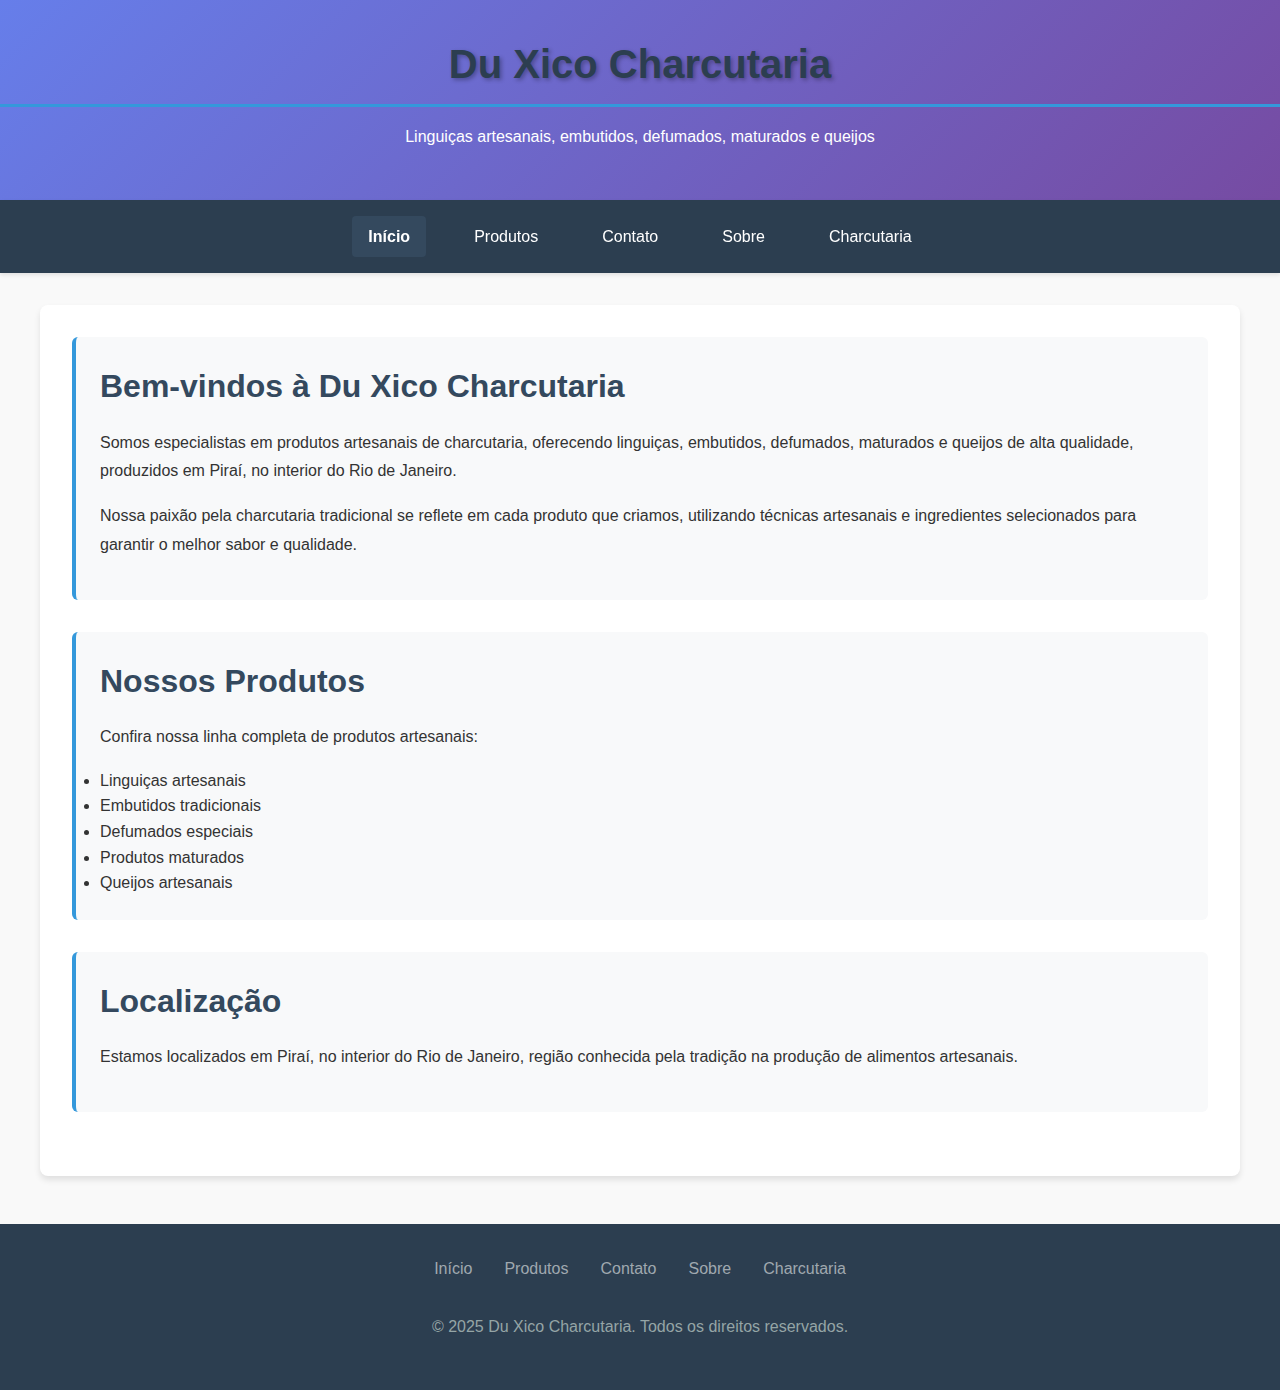
<file: public_html/index.html>
<!DOCTYPE html>
<html lang="pt-BR">
<head>
  <meta charset="UTF-8">
  <meta name="viewport" content="width=device-width, initial-scale=1.0">
  <title>Home - Du Xico Charcutaria</title>
  <meta name="description" content="Linguiças artesanais, embutidos, defumados, maturados, queijos em Piraí - interior do Rio de Janeiro">
  <link rel="stylesheet" href="styles.css">
  <link rel="shortcut icon" href="https://storage.googleapis.com/production-hostgator-brasil-v1-0-9/639/238639/dAknLrPw/3bb1ebe7896446f489fb7c7da355aa59">
</head>
<body>
  <header>
    <h1>Du Xico Charcutaria</h1>
    <p>Linguiças artesanais, embutidos, defumados, maturados e queijos</p>
  </header>

  <nav class="main-navigation">
    <ul>
      <li><a href="index.html" class="kv-ee-active">Início</a></li>
      <li><a href="produtos.html">Produtos</a></li>
      <li><a href="contato.html">Contato</a></li>
      <li><a href="sobre.html">Sobre</a></li>
      <li><a href="charcutaria.html">Charcutaria</a></li>
    </ul>
  </nav>

  <main>
    <section>
      <h2>Bem-vindos à Du Xico Charcutaria</h2>
      <p>Somos especialistas em produtos artesanais de charcutaria, oferecendo linguiças, embutidos, defumados, maturados e queijos de alta qualidade, produzidos em Piraí, no interior do Rio de Janeiro.</p>
      
      <p>Nossa paixão pela charcutaria tradicional se reflete em cada produto que criamos, utilizando técnicas artesanais e ingredientes selecionados para garantir o melhor sabor e qualidade.</p>
    </section>

    <section>
      <h2>Nossos Produtos</h2>
      <p>Confira nossa linha completa de produtos artesanais:</p>
      <ul>
        <li>Linguiças artesanais</li>
        <li>Embutidos tradicionais</li>
        <li>Defumados especiais</li>
        <li>Produtos maturados</li>
        <li>Queijos artesanais</li>
      </ul>
    </section>

    <section>
      <h2>Localização</h2>
      <p>Estamos localizados em Piraí, no interior do Rio de Janeiro, região conhecida pela tradição na produção de alimentos artesanais.</p>
    </section>
  </main>

  <footer class="site-footer">
    <div class="kv-ee-container">
      <div class="kv-ee-row">
        <div class="kv-ee-top-footer">
          <nav>
            <ul>
              <li><a href="index.html" class="kv-ee-opaque kv-ee-body-text">Início</a></li>
              <li><a href="produtos.html" class="kv-ee-opaque kv-ee-body-text">Produtos</a></li>
              <li><a href="contato.html" class="kv-ee-opaque kv-ee-body-text">Contato</a></li>
              <li><a href="sobre.html" class="kv-ee-opaque kv-ee-body-text">Sobre</a></li>
              <li><a href="charcutaria.html" class="kv-ee-opaque kv-ee-body-text">Charcutaria</a></li>
            </ul>
          </nav>
        </div>
      </div>
    </div>
    <p>© 2025 Du Xico Charcutaria. Todos os direitos reservados.</p>
  </footer>
</body>
</html>
</file>
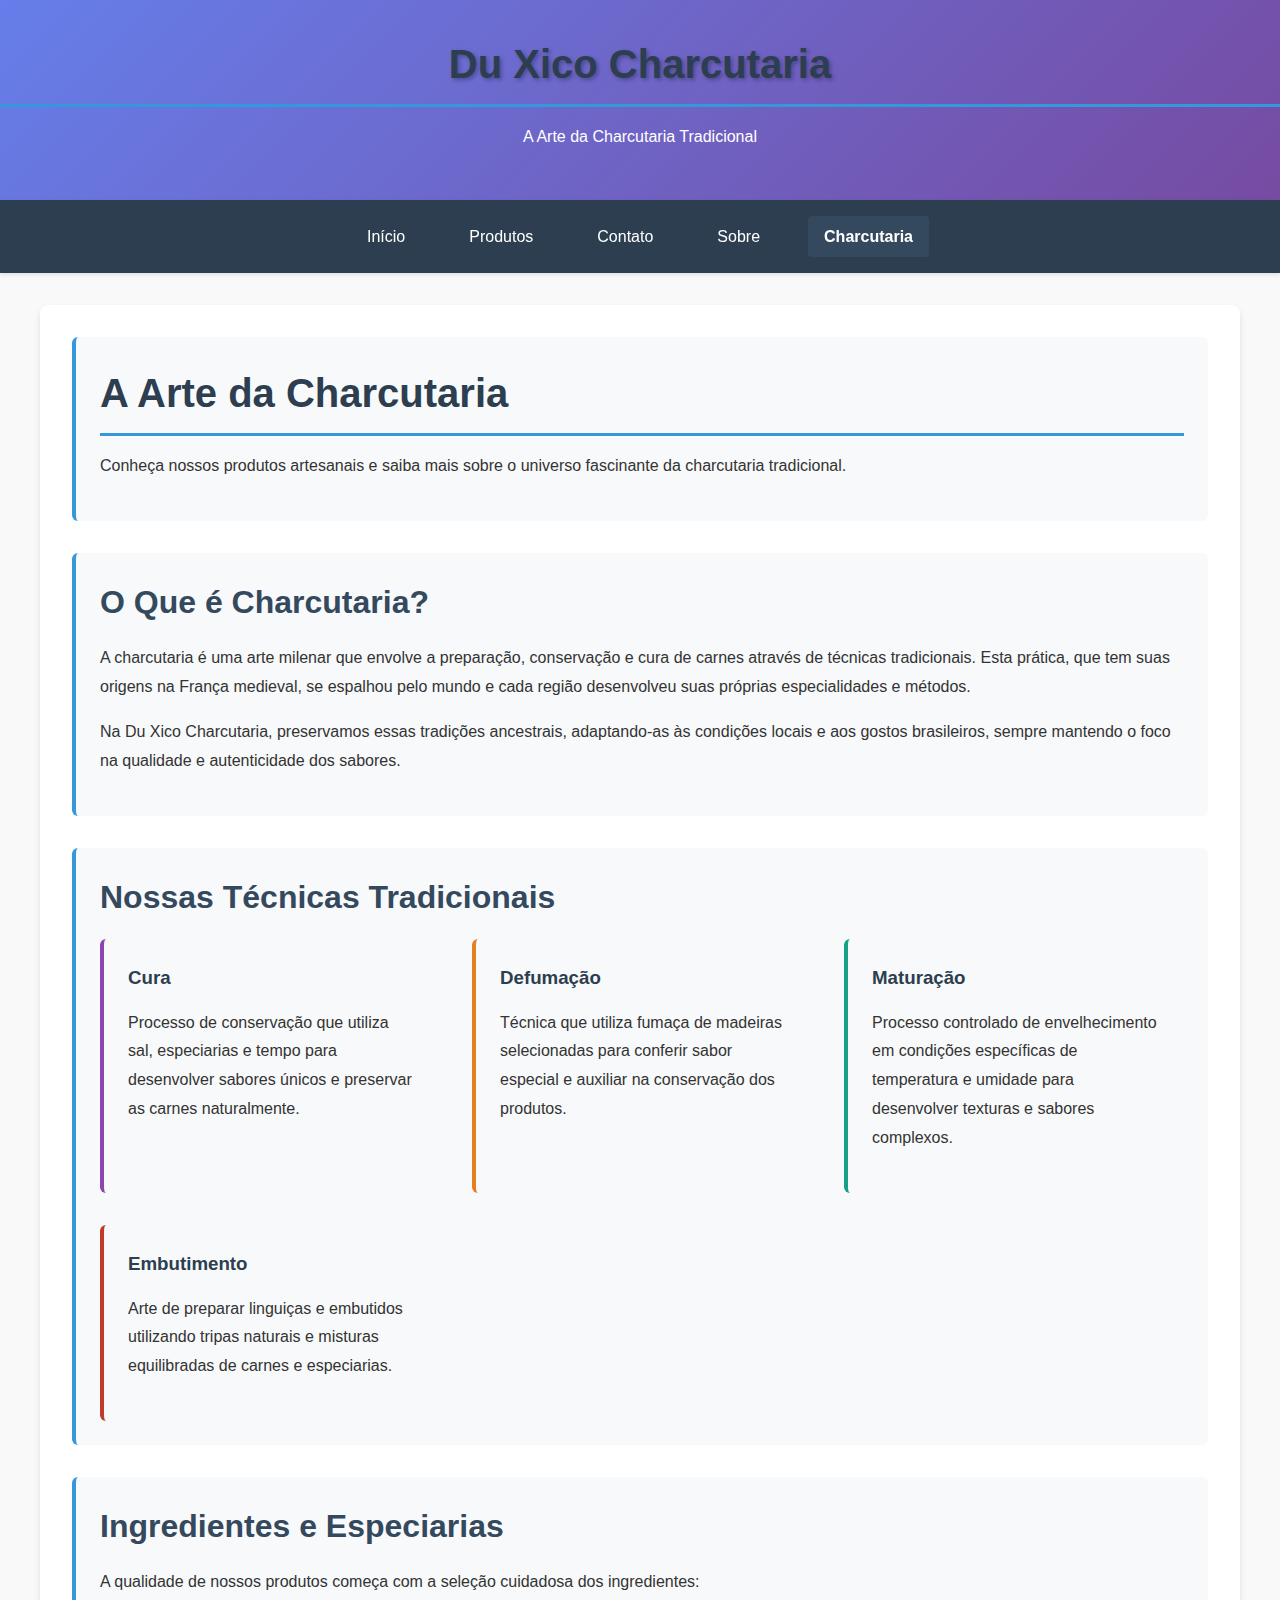
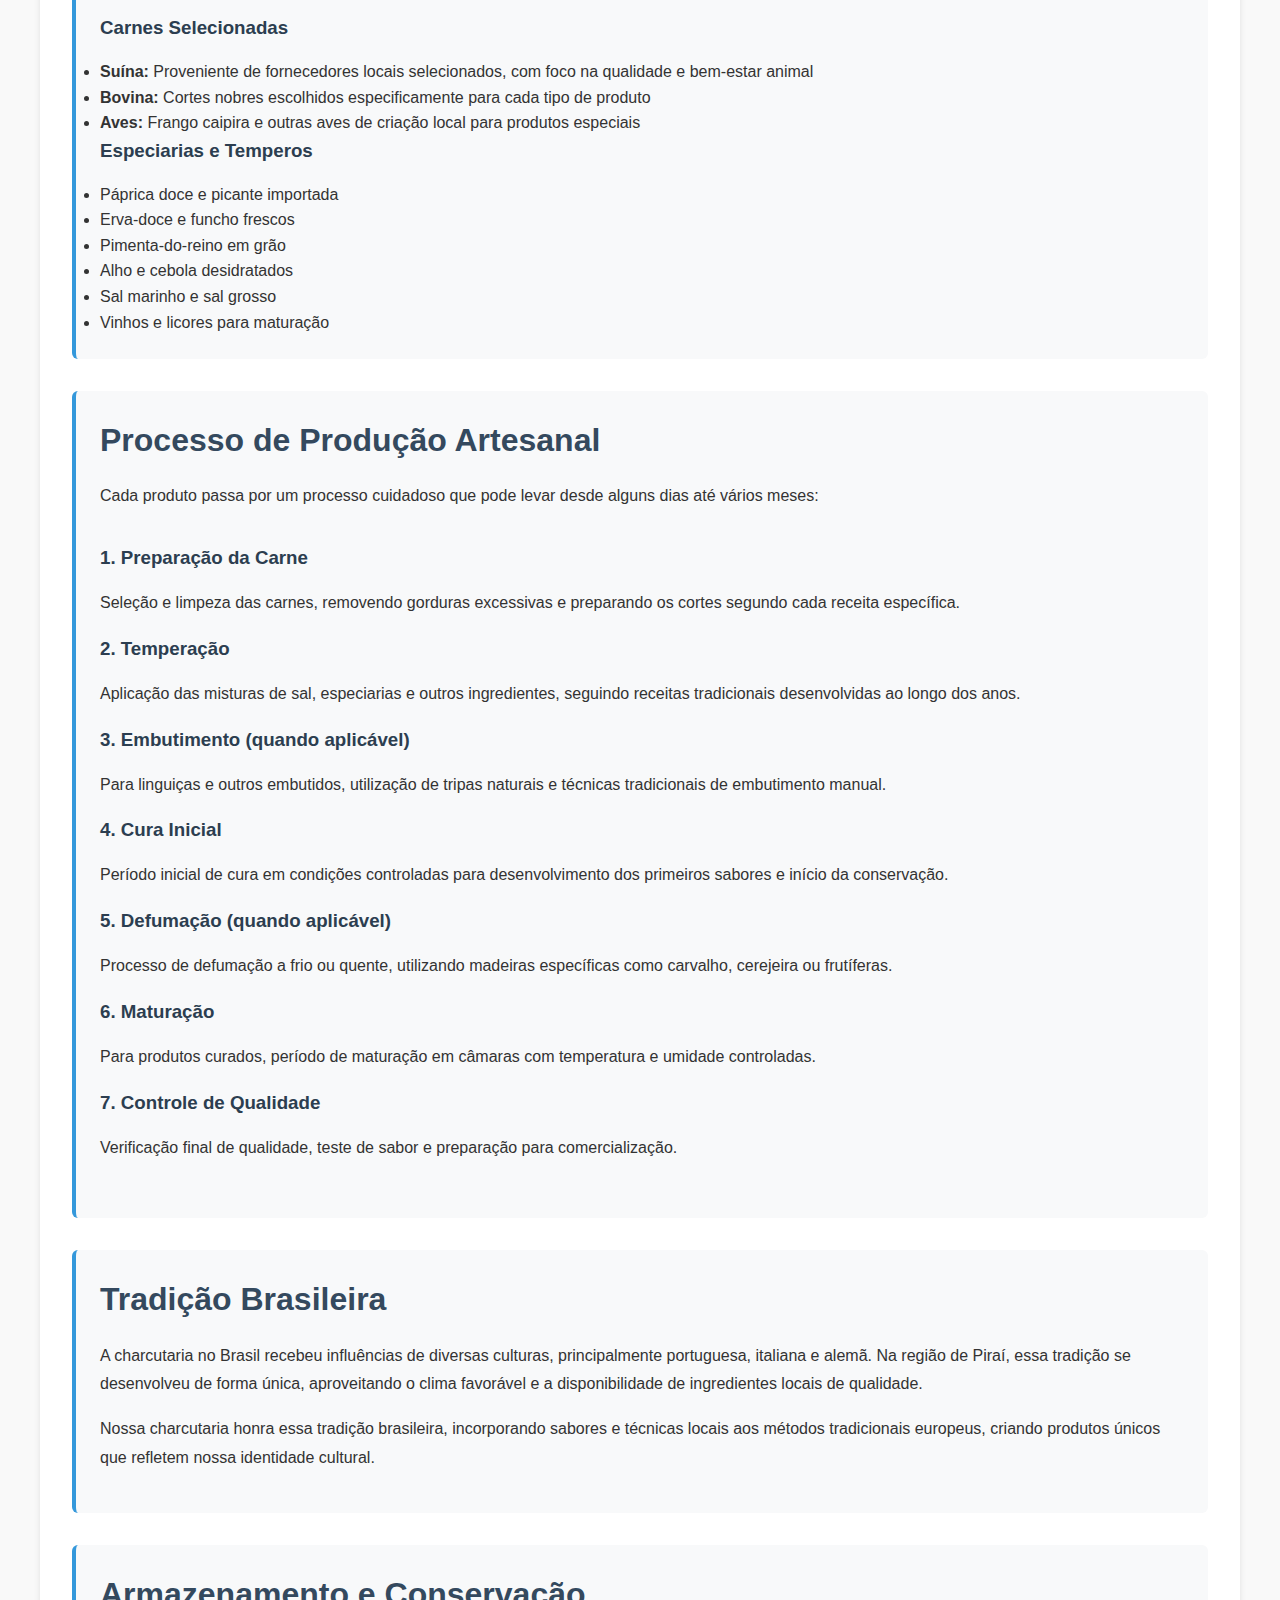
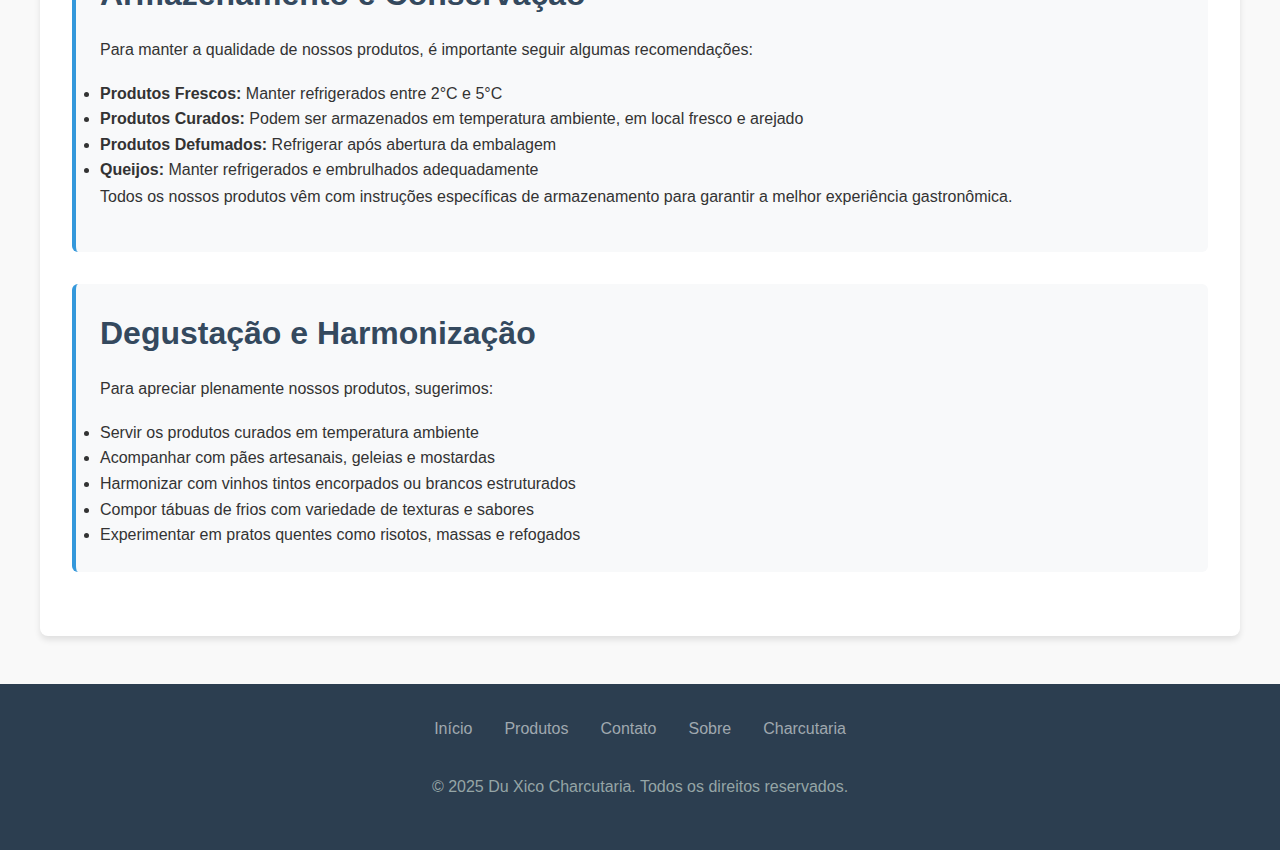
<file: public_html/charcutaria.html>
<!DOCTYPE html>
<html lang="pt-BR">
<head>
  <meta charset="UTF-8">
  <meta name="viewport" content="width=device-width, initial-scale=1.0">
  <title>Charcutaria - Du Xico Charcutaria</title>
  <meta name="description" content="Conheça a arte da charcutaria e nossas técnicas tradicionais de produção artesanal">
  <link rel="stylesheet" href="styles.css">
  <link rel="shortcut icon" href="https://storage.googleapis.com/production-hostgator-brasil-v1-0-9/639/238639/dAknLrPw/3bb1ebe7896446f489fb7c7da355aa59">
</head>
<body>
  <header>
    <h1>Du Xico Charcutaria</h1>
    <p>A Arte da Charcutaria Tradicional</p>
  </header>

  <nav class="main-navigation">
    <ul>
      <li><a href="index.html">Início</a></li>
      <li><a href="produtos.html">Produtos</a></li>
      <li><a href="contato.html">Contato</a></li>
      <li><a href="sobre.html">Sobre</a></li>
      <li><a href="charcutaria.html" class="kv-ee-active">Charcutaria</a></li>
    </ul>
  </nav>

  <main>
    <section>
      <h1>A Arte da Charcutaria</h1>
      <p>Conheça nossos produtos artesanais e saiba mais sobre o universo fascinante da charcutaria tradicional.</p>
    </section>

    <section>
      <h2>O Que é Charcutaria?</h2>
      <p>A charcutaria é uma arte milenar que envolve a preparação, conservação e cura de carnes através de técnicas tradicionais. Esta prática, que tem suas origens na França medieval, se espalhou pelo mundo e cada região desenvolveu suas próprias especialidades e métodos.</p>
      
      <p>Na Du Xico Charcutaria, preservamos essas tradições ancestrais, adaptando-as às condições locais e aos gostos brasileiros, sempre mantendo o foco na qualidade e autenticidade dos sabores.</p>
    </section>

    <section>
      <h2>Nossas Técnicas Tradicionais</h2>
      <div style="display: grid; grid-template-columns: repeat(auto-fit, minmax(300px, 1fr)); gap: 2rem; margin-top: 1rem;">
        <div style="padding: 1.5rem; background: #f8f9fa; border-radius: 6px; border-left: 4px solid #8e44ad;">
          <h3>Cura</h3>
          <p>Processo de conservação que utiliza sal, especiarias e tempo para desenvolver sabores únicos e preservar as carnes naturalmente.</p>
        </div>
        
        <div style="padding: 1.5rem; background: #f8f9fa; border-radius: 6px; border-left: 4px solid #e67e22;">
          <h3>Defumação</h3>
          <p>Técnica que utiliza fumaça de madeiras selecionadas para conferir sabor especial e auxiliar na conservação dos produtos.</p>
        </div>
        
        <div style="padding: 1.5rem; background: #f8f9fa; border-radius: 6px; border-left: 4px solid #16a085;">
          <h3>Maturação</h3>
          <p>Processo controlado de envelhecimento em condições específicas de temperatura e umidade para desenvolver texturas e sabores complexos.</p>
        </div>
        
        <div style="padding: 1.5rem; background: #f8f9fa; border-radius: 6px; border-left: 4px solid #c0392b;">
          <h3>Embutimento</h3>
          <p>Arte de preparar linguiças e embutidos utilizando tripas naturais e misturas equilibradas de carnes e especiarias.</p>
        </div>
      </div>
    </section>

    <section>
      <h2>Ingredientes e Especiarias</h2>
      <p>A qualidade de nossos produtos começa com a seleção cuidadosa dos ingredientes:</p>
      
      <h3>Carnes Selecionadas</h3>
      <ul>
        <li><strong>Suína:</strong> Proveniente de fornecedores locais selecionados, com foco na qualidade e bem-estar animal</li>
        <li><strong>Bovina:</strong> Cortes nobres escolhidos especificamente para cada tipo de produto</li>
        <li><strong>Aves:</strong> Frango caipira e outras aves de criação local para produtos especiais</li>
      </ul>
      
      <h3>Especiarias e Temperos</h3>
      <ul>
        <li>Páprica doce e picante importada</li>
        <li>Erva-doce e funcho frescos</li>
        <li>Pimenta-do-reino em grão</li>
        <li>Alho e cebola desidratados</li>
        <li>Sal marinho e sal grosso</li>
        <li>Vinhos e licores para maturação</li>
      </ul>
    </section>

    <section>
      <h2>Processo de Produção Artesanal</h2>
      <p>Cada produto passa por um processo cuidadoso que pode levar desde alguns dias até vários meses:</p>
      
      <div style="margin: 2rem 0;">
        <h3>1. Preparação da Carne</h3>
        <p>Seleção e limpeza das carnes, removendo gorduras excessivas e preparando os cortes segundo cada receita específica.</p>
        
        <h3>2. Temperação</h3>
        <p>Aplicação das misturas de sal, especiarias e outros ingredientes, seguindo receitas tradicionais desenvolvidas ao longo dos anos.</p>
        
        <h3>3. Embutimento (quando aplicável)</h3>
        <p>Para linguiças e outros embutidos, utilização de tripas naturais e técnicas tradicionais de embutimento manual.</p>
        
        <h3>4. Cura Inicial</h3>
        <p>Período inicial de cura em condições controladas para desenvolvimento dos primeiros sabores e início da conservação.</p>
        
        <h3>5. Defumação (quando aplicável)</h3>
        <p>Processo de defumação a frio ou quente, utilizando madeiras específicas como carvalho, cerejeira ou frutíferas.</p>
        
        <h3>6. Maturação</h3>
        <p>Para produtos curados, período de maturação em câmaras com temperatura e umidade controladas.</p>
        
        <h3>7. Controle de Qualidade</h3>
        <p>Verificação final de qualidade, teste de sabor e preparação para comercialização.</p>
      </div>
    </section>

    <section>
      <h2>Tradição Brasileira</h2>
      <p>A charcutaria no Brasil recebeu influências de diversas culturas, principalmente portuguesa, italiana e alemã. Na região de Piraí, essa tradição se desenvolveu de forma única, aproveitando o clima favorável e a disponibilidade de ingredientes locais de qualidade.</p>
      
      <p>Nossa charcutaria honra essa tradição brasileira, incorporando sabores e técnicas locais aos métodos tradicionais europeus, criando produtos únicos que refletem nossa identidade cultural.</p>
    </section>

    <section>
      <h2>Armazenamento e Conservação</h2>
      <p>Para manter a qualidade de nossos produtos, é importante seguir algumas recomendações:</p>
      
      <ul>
        <li><strong>Produtos Frescos:</strong> Manter refrigerados entre 2°C e 5°C</li>
        <li><strong>Produtos Curados:</strong> Podem ser armazenados em temperatura ambiente, em local fresco e arejado</li>
        <li><strong>Produtos Defumados:</strong> Refrigerar após abertura da embalagem</li>
        <li><strong>Queijos:</strong> Manter refrigerados e embrulhados adequadamente</li>
      </ul>
      
      <p>Todos os nossos produtos vêm com instruções específicas de armazenamento para garantir a melhor experiência gastronômica.</p>
    </section>

    <section>
      <h2>Degustação e Harmonização</h2>
      <p>Para apreciar plenamente nossos produtos, sugerimos:</p>
      
      <ul>
        <li>Servir os produtos curados em temperatura ambiente</li>
        <li>Acompanhar com pães artesanais, geleias e mostardas</li>
        <li>Harmonizar com vinhos tintos encorpados ou brancos estruturados</li>
        <li>Compor tábuas de frios com variedade de texturas e sabores</li>
        <li>Experimentar em pratos quentes como risotos, massas e refogados</li>
      </ul>
    </section>
  </main>

  <footer class="site-footer">
    <div class="kv-ee-container">
      <div class="kv-ee-row">
        <div class="kv-ee-top-footer">
          <nav>
            <ul>
              <li><a href="index.html" class="kv-ee-opaque kv-ee-body-text">Início</a></li>
              <li><a href="produtos.html" class="kv-ee-opaque kv-ee-body-text">Produtos</a></li>
              <li><a href="contato.html" class="kv-ee-opaque kv-ee-body-text">Contato</a></li>
              <li><a href="sobre.html" class="kv-ee-opaque kv-ee-body-text">Sobre</a></li>
              <li><a href="charcutaria.html" class="kv-ee-opaque kv-ee-body-text">Charcutaria</a></li>
            </ul>
          </nav>
        </div>
      </div>
    </div>
    <p>© 2025 Du Xico Charcutaria. Todos os direitos reservados.</p>
  </footer>
</body>
</html>
</file>
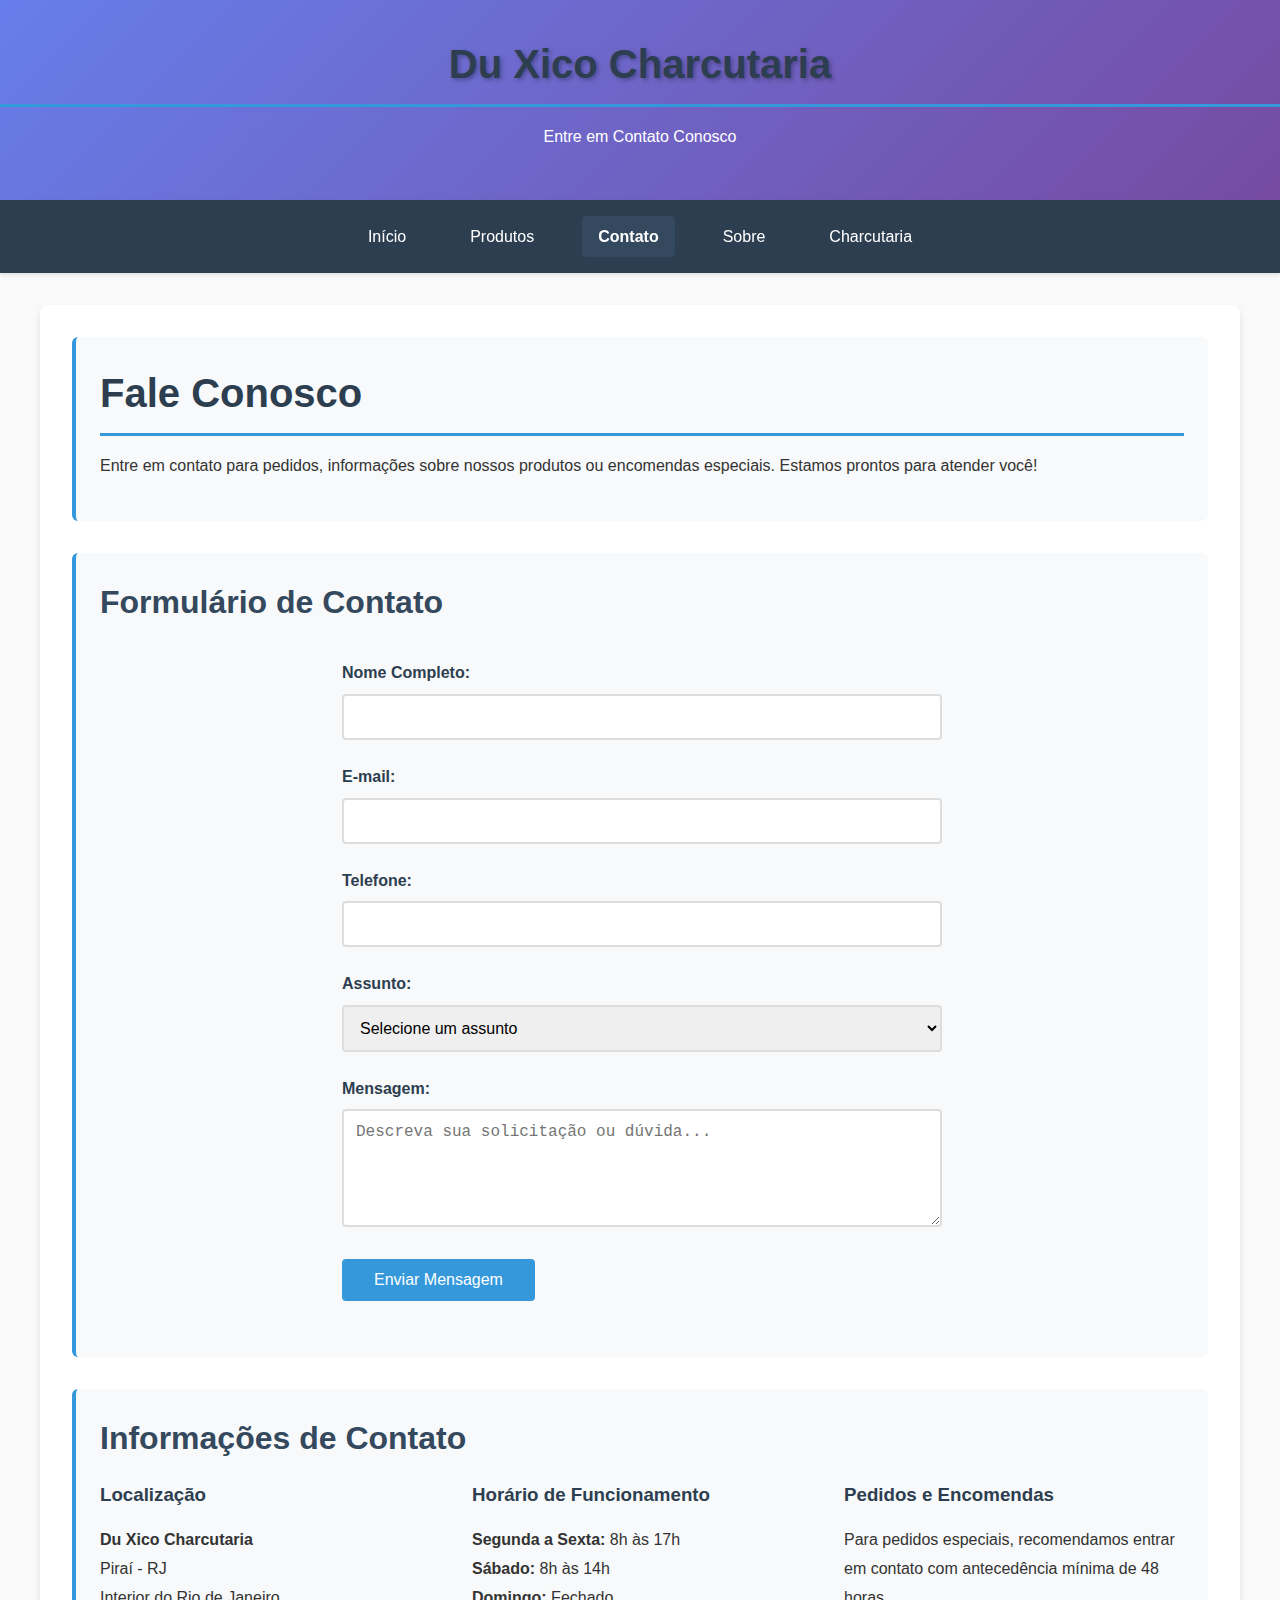
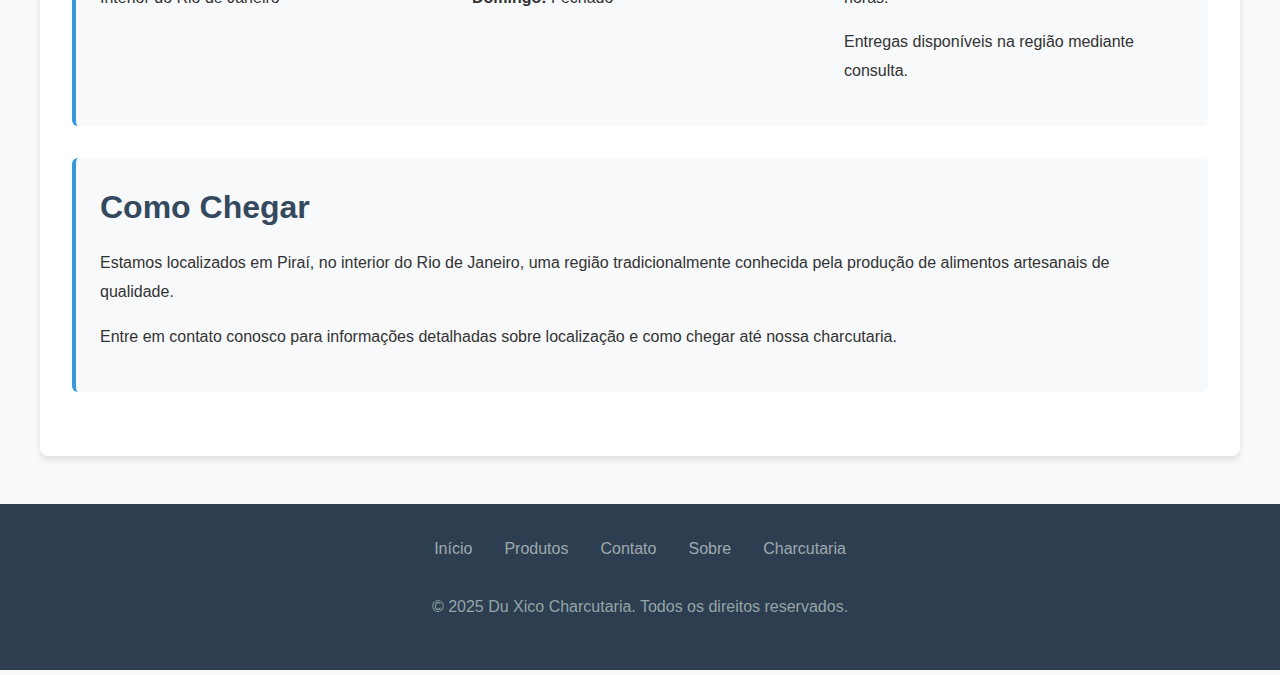
<file: public_html/contato.html>
<!DOCTYPE html>
<html lang="pt-BR">
<head>
  <meta charset="UTF-8">
  <meta name="viewport" content="width=device-width, initial-scale=1.0">
  <title>Contato - Du Xico Charcutaria</title>
  <meta name="description" content="Entre em contato conosco para pedidos, informações e encomendas especiais">
  <link rel="stylesheet" href="styles.css">
  <link rel="shortcut icon" href="https://storage.googleapis.com/production-hostgator-brasil-v1-0-9/639/238639/dAknLrPw/3bb1ebe7896446f489fb7c7da355aa59">
</head>
<body>
  <header>
    <h1>Du Xico Charcutaria</h1>
    <p>Entre em Contato Conosco</p>
  </header>

  <nav class="main-navigation">
    <ul>
      <li><a href="index.html">Início</a></li>
      <li><a href="produtos.html">Produtos</a></li>
      <li><a href="contato.html" class="kv-ee-active">Contato</a></li>
      <li><a href="sobre.html">Sobre</a></li>
      <li><a href="charcutaria.html">Charcutaria</a></li>
    </ul>
  </nav>

  <main>
    <section>
      <h1>Fale Conosco</h1>
      <p>Entre em contato para pedidos, informações sobre nossos produtos ou encomendas especiais. Estamos prontos para atender você!</p>
    </section>

    <section>
      <h2>Formulário de Contato</h2>
      <form id="contato-form">
        <div class="form-group">
          <label for="nome">Nome Completo:</label>
          <input type="text" id="nome" name="nome" required>
        </div>
        
        <div class="form-group">
          <label for="email">E-mail:</label>
          <input type="email" id="email" name="email" required>
        </div>
        
        <div class="form-group">
          <label for="telefone">Telefone:</label>
          <input type="tel" id="telefone" name="telefone">
        </div>
        
        <div class="form-group">
          <label for="assunto">Assunto:</label>
          <select id="assunto" name="assunto" required style="width: 100%; padding: 0.75rem; border: 2px solid #ddd; border-radius: 4px; font-size: 1rem;">
            <option value="">Selecione um assunto</option>
            <option value="pedido">Fazer Pedido</option>
            <option value="informacoes">Informações sobre Produtos</option>
            <option value="encomenda">Encomenda Especial</option>
            <option value="outros">Outros</option>
          </select>
        </div>
        
        <div class="form-group">
          <label for="mensagem">Mensagem:</label>
          <textarea id="mensagem" name="mensagem" rows="5" required placeholder="Descreva sua solicitação ou dúvida..."></textarea>
        </div>
        
        <button type="submit">Enviar Mensagem</button>
      </form>
    </section>

    <section>
      <h2>Informações de Contato</h2>
      <div style="display: grid; grid-template-columns: repeat(auto-fit, minmax(300px, 1fr)); gap: 2rem; margin-top: 1rem;">
        <div>
          <h3>Localização</h3>
          <p><strong>Du Xico Charcutaria</strong><br>
          Piraí - RJ<br>
          Interior do Rio de Janeiro</p>
        </div>
        
        <div>
          <h3>Horário de Funcionamento</h3>
          <p><strong>Segunda a Sexta:</strong> 8h às 17h<br>
          <strong>Sábado:</strong> 8h às 14h<br>
          <strong>Domingo:</strong> Fechado</p>
        </div>
        
        <div>
          <h3>Pedidos e Encomendas</h3>
          <p>Para pedidos especiais, recomendamos entrar em contato com antecedência mínima de 48 horas.</p>
          <p>Entregas disponíveis na região mediante consulta.</p>
        </div>
      </div>
    </section>

    <section>
      <h2>Como Chegar</h2>
      <p>Estamos localizados em Piraí, no interior do Rio de Janeiro, uma região tradicionalmente conhecida pela produção de alimentos artesanais de qualidade.</p>
      <p>Entre em contato conosco para informações detalhadas sobre localização e como chegar até nossa charcutaria.</p>
    </section>
  </main>

  <footer class="site-footer">
    <div class="kv-ee-container">
      <div class="kv-ee-row">
        <div class="kv-ee-top-footer">
          <nav>
            <ul>
              <li><a href="index.html" class="kv-ee-opaque kv-ee-body-text">Início</a></li>
              <li><a href="produtos.html" class="kv-ee-opaque kv-ee-body-text">Produtos</a></li>
              <li><a href="contato.html" class="kv-ee-opaque kv-ee-body-text">Contato</a></li>
              <li><a href="sobre.html" class="kv-ee-opaque kv-ee-body-text">Sobre</a></li>
              <li><a href="charcutaria.html" class="kv-ee-opaque kv-ee-body-text">Charcutaria</a></li>
            </ul>
          </nav>
        </div>
      </div>
    </div>
    <p>© 2025 Du Xico Charcutaria. Todos os direitos reservados.</p>
  </footer>

  <script>
    // Script básico para o formulário (funciona sem servidor)
    document.getElementById('contato-form').addEventListener('submit', function(e) {
      e.preventDefault();
      
      // Coleta os dados do formulário
      const nome = document.getElementById('nome').value;
      const email = document.getElementById('email').value;
      const telefone = document.getElementById('telefone').value;
      const assunto = document.getElementById('assunto').value;
      const mensagem = document.getElementById('mensagem').value;
      
      // Cria o link mailto com os dados
      const subject = encodeURIComponent('Contato - ' + assunto);
      const body = encodeURIComponent(
        'Nome: ' + nome + '\n' +
        'Email: ' + email + '\n' +
        'Telefone: ' + telefone + '\n\n' +
        'Mensagem:\n' + mensagem
      );
      
      // Abre o cliente de email padrão
      window.location.href = 'mailto:contato@duxicocharcutaria.com.br?subject=' + subject + '&body=' + body;
      
      // Limpa o formulário
      this.reset();
      
      alert('Obrigado pelo contato! Seu cliente de email será aberto com a mensagem preenchida.');
    });
  </script>
</body>
</html>
</file>
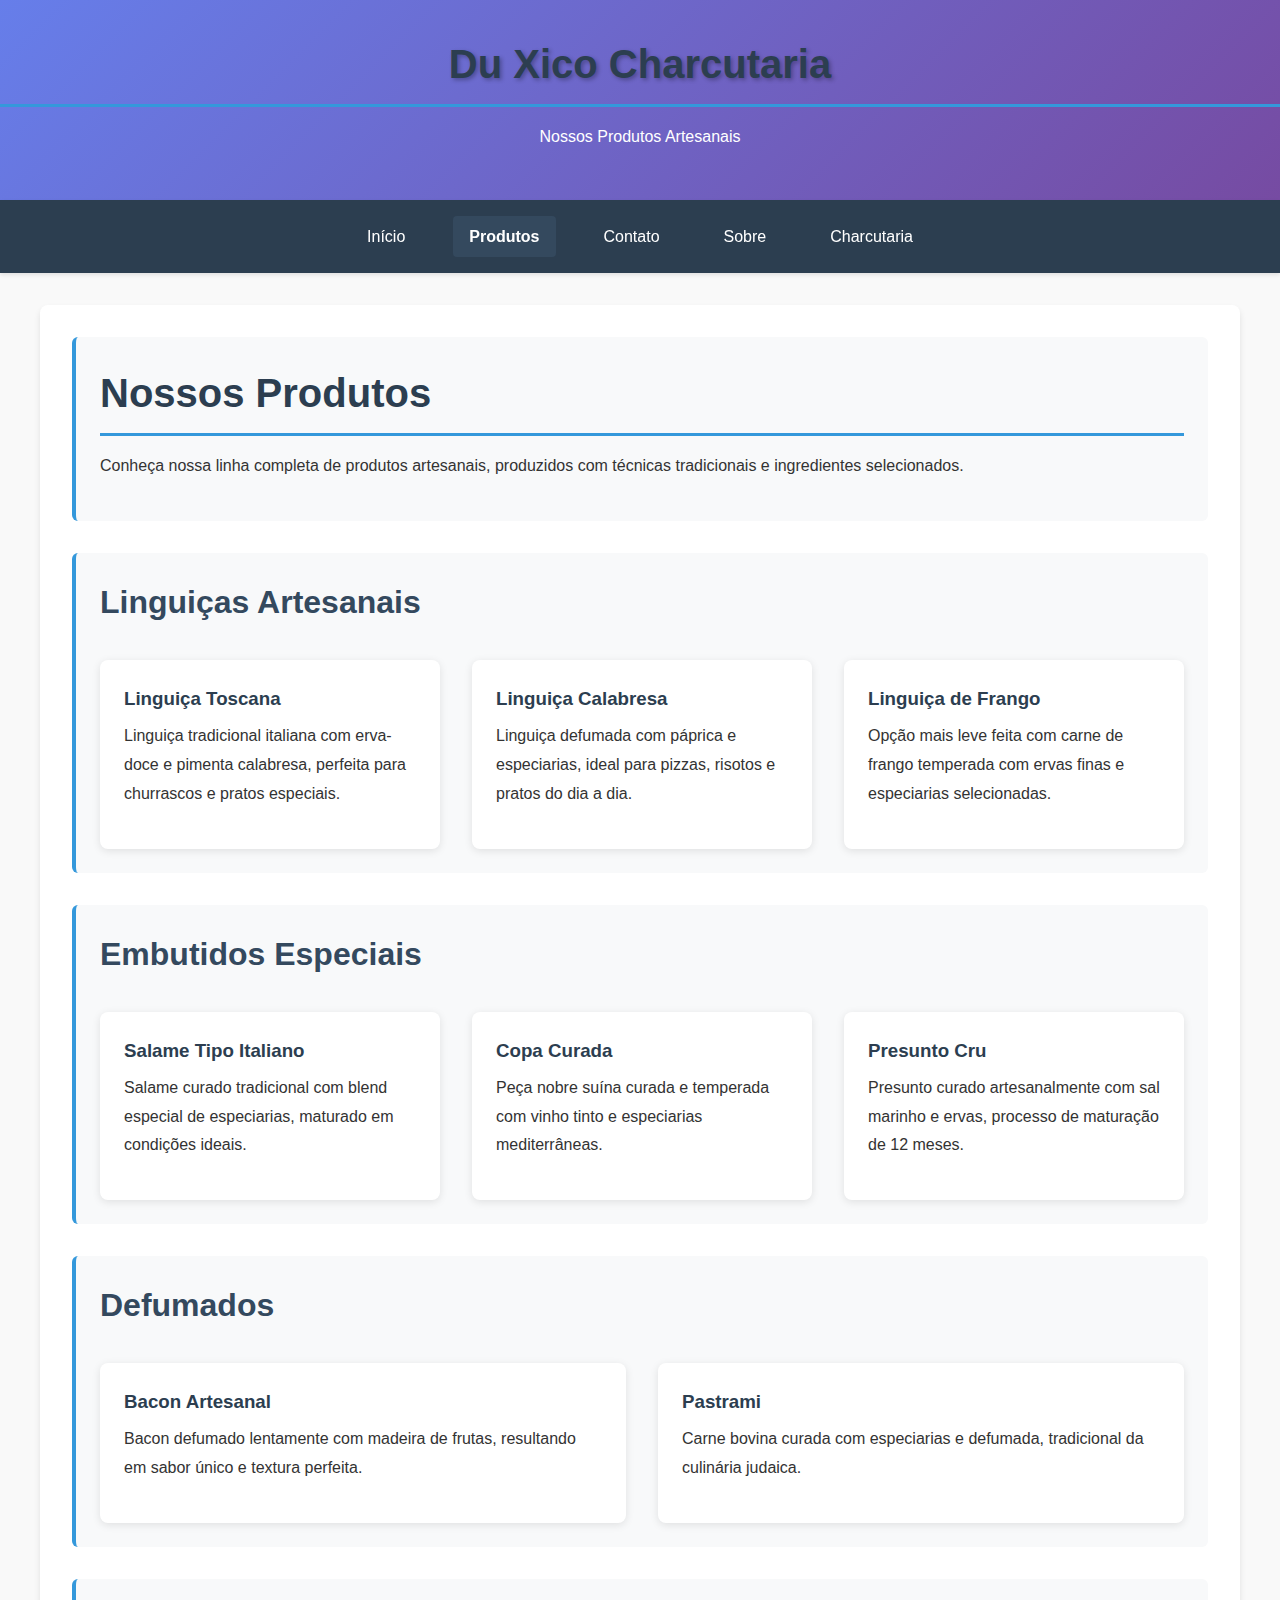
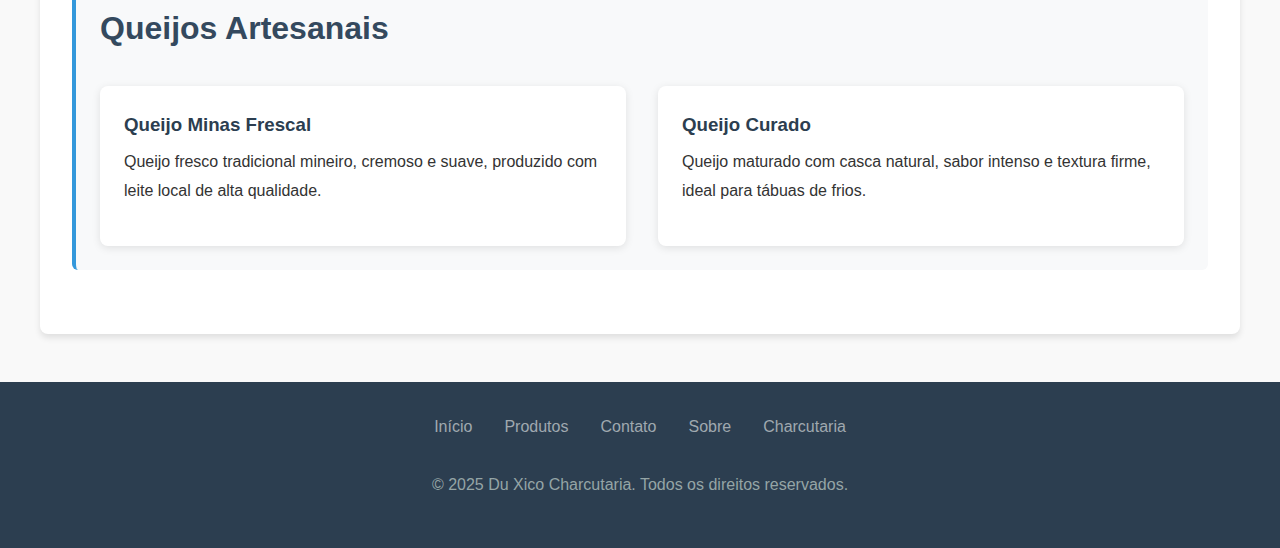
<file: public_html/produtos.html>
<!DOCTYPE html>
<html lang="pt-BR">
<head>
  <meta charset="UTF-8">
  <meta name="viewport" content="width=device-width, initial-scale=1.0">
  <title>Produtos - Du Xico Charcutaria</title>
  <meta name="description" content="Conheça nossa linha completa de produtos artesanais: linguiças, embutidos, defumados, maturados e queijos">
  <link rel="stylesheet" href="styles.css">
  <link rel="shortcut icon" href="https://storage.googleapis.com/production-hostgator-brasil-v1-0-9/639/238639/dAknLrPw/3bb1ebe7896446f489fb7c7da355aa59">
</head>
<body>
  <header>
    <h1>Du Xico Charcutaria</h1>
    <p>Nossos Produtos Artesanais</p>
  </header>

  <nav class="main-navigation">
    <ul>
      <li><a href="index.html">Início</a></li>
      <li><a href="produtos.html" class="kv-ee-active">Produtos</a></li>
      <li><a href="contato.html">Contato</a></li>
      <li><a href="sobre.html">Sobre</a></li>
      <li><a href="charcutaria.html">Charcutaria</a></li>
    </ul>
  </nav>

  <main>
    <section>
      <h1>Nossos Produtos</h1>
      <p>Conheça nossa linha completa de produtos artesanais, produzidos com técnicas tradicionais e ingredientes selecionados.</p>
    </section>

    <section>
      <h2>Linguiças Artesanais</h2>
      <div class="produtos-grid">
        <div class="produto-card">
          <div class="produto-card-content">
            <h3>Linguiça Toscana</h3>
            <p>Linguiça tradicional italiana com erva-doce e pimenta calabresa, perfeita para churrascos e pratos especiais.</p>
          </div>
        </div>
        <div class="produto-card">
          <div class="produto-card-content">
            <h3>Linguiça Calabresa</h3>
            <p>Linguiça defumada com páprica e especiarias, ideal para pizzas, risotos e pratos do dia a dia.</p>
          </div>
        </div>
        <div class="produto-card">
          <div class="produto-card-content">
            <h3>Linguiça de Frango</h3>
            <p>Opção mais leve feita com carne de frango temperada com ervas finas e especiarias selecionadas.</p>
          </div>
        </div>
      </div>
    </section>

    <section>
      <h2>Embutidos Especiais</h2>
      <div class="produtos-grid">
        <div class="produto-card">
          <div class="produto-card-content">
            <h3>Salame Tipo Italiano</h3>
            <p>Salame curado tradicional com blend especial de especiarias, maturado em condições ideais.</p>
          </div>
        </div>
        <div class="produto-card">
          <div class="produto-card-content">
            <h3>Copa Curada</h3>
            <p>Peça nobre suína curada e temperada com vinho tinto e especiarias mediterrâneas.</p>
          </div>
        </div>
        <div class="produto-card">
          <div class="produto-card-content">
            <h3>Presunto Cru</h3>
            <p>Presunto curado artesanalmente com sal marinho e ervas, processo de maturação de 12 meses.</p>
          </div>
        </div>
      </div>
    </section>

    <section>
      <h2>Defumados</h2>
      <div class="produtos-grid">
        <div class="produto-card">
          <div class="produto-card-content">
            <h3>Bacon Artesanal</h3>
            <p>Bacon defumado lentamente com madeira de frutas, resultando em sabor único e textura perfeita.</p>
          </div>
        </div>
        <div class="produto-card">
          <div class="produto-card-content">
            <h3>Pastrami</h3>
            <p>Carne bovina curada com especiarias e defumada, tradicional da culinária judaica.</p>
          </div>
        </div>
      </div>
    </section>

    <section>
      <h2>Queijos Artesanais</h2>
      <div class="produtos-grid">
        <div class="produto-card">
          <div class="produto-card-content">
            <h3>Queijo Minas Frescal</h3>
            <p>Queijo fresco tradicional mineiro, cremoso e suave, produzido com leite local de alta qualidade.</p>
          </div>
        </div>
        <div class="produto-card">
          <div class="produto-card-content">
            <h3>Queijo Curado</h3>
            <p>Queijo maturado com casca natural, sabor intenso e textura firme, ideal para tábuas de frios.</p>
          </div>
        </div>
      </div>
    </section>
  </main>

  <footer class="site-footer">
    <div class="kv-ee-container">
      <div class="kv-ee-row">
        <div class="kv-ee-top-footer">
          <nav>
            <ul>
              <li><a href="index.html" class="kv-ee-opaque kv-ee-body-text">Início</a></li>
              <li><a href="produtos.html" class="kv-ee-opaque kv-ee-body-text">Produtos</a></li>
              <li><a href="contato.html" class="kv-ee-opaque kv-ee-body-text">Contato</a></li>
              <li><a href="sobre.html" class="kv-ee-opaque kv-ee-body-text">Sobre</a></li>
              <li><a href="charcutaria.html" class="kv-ee-opaque kv-ee-body-text">Charcutaria</a></li>
            </ul>
          </nav>
        </div>
      </div>
    </div>
    <p>© 2025 Du Xico Charcutaria. Todos os direitos reservados.</p>
  </footer>
</body>
</html>
</file>
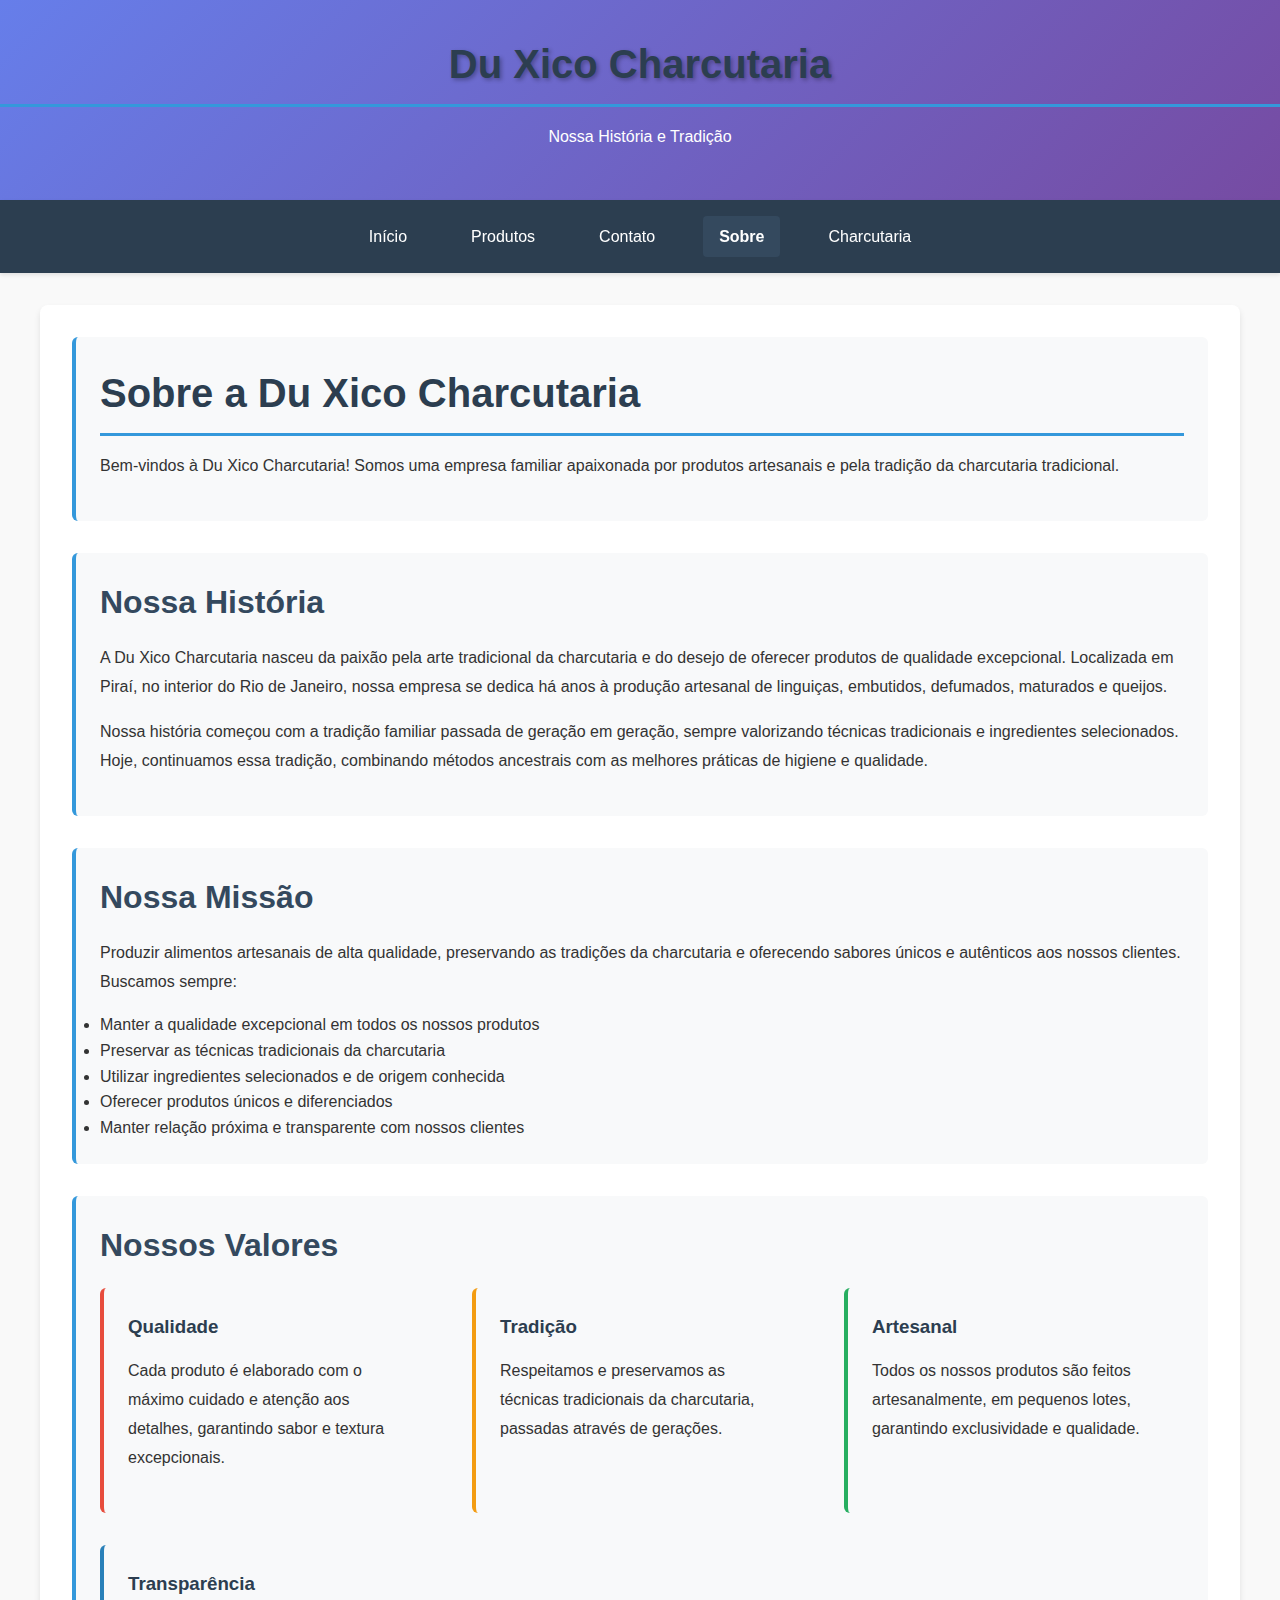
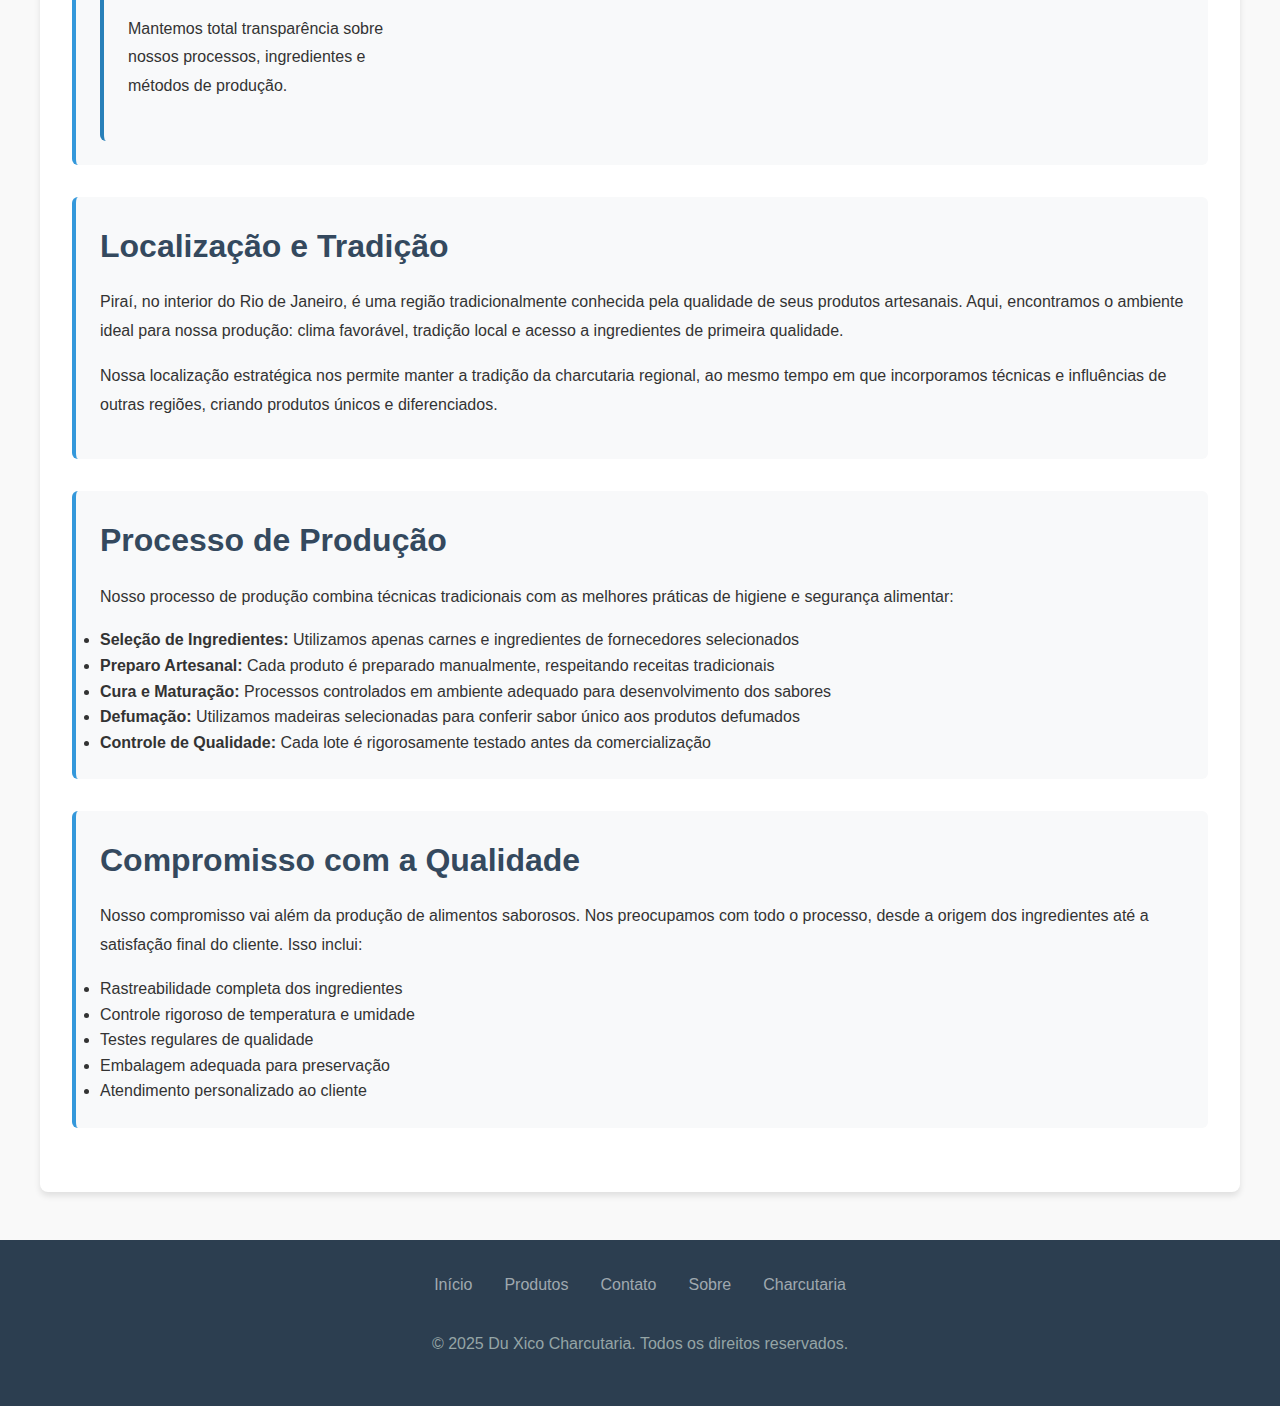
<file: public_html/sobre.html>
<!DOCTYPE html>
<html lang="pt-BR">
<head>
  <meta charset="UTF-8">
  <meta name="viewport" content="width=device-width, initial-scale=1.0">
  <title>Sobre - Du Xico Charcutaria</title>
  <meta name="description" content="Conheça a história da Du Xico Charcutaria, nossa paixão pela tradição e qualidade artesanal">
  <link rel="stylesheet" href="styles.css">
  <link rel="shortcut icon" href="https://storage.googleapis.com/production-hostgator-brasil-v1-0-9/639/238639/dAknLrPw/3bb1ebe7896446f489fb7c7da355aa59">
</head>
<body>
  <header>
    <h1>Du Xico Charcutaria</h1>
    <p>Nossa História e Tradição</p>
  </header>

  <nav class="main-navigation">
    <ul>
      <li><a href="index.html">Início</a></li>
      <li><a href="produtos.html">Produtos</a></li>
      <li><a href="contato.html">Contato</a></li>
      <li><a href="sobre.html" class="kv-ee-active">Sobre</a></li>
      <li><a href="charcutaria.html">Charcutaria</a></li>
    </ul>
  </nav>

  <main>
    <section>
      <h1>Sobre a Du Xico Charcutaria</h1>
      <p>Bem-vindos à Du Xico Charcutaria! Somos uma empresa familiar apaixonada por produtos artesanais e pela tradição da charcutaria tradicional.</p>
    </section>

    <section>
      <h2>Nossa História</h2>
      <p>A Du Xico Charcutaria nasceu da paixão pela arte tradicional da charcutaria e do desejo de oferecer produtos de qualidade excepcional. Localizada em Piraí, no interior do Rio de Janeiro, nossa empresa se dedica há anos à produção artesanal de linguiças, embutidos, defumados, maturados e queijos.</p>
      
      <p>Nossa história começou com a tradição familiar passada de geração em geração, sempre valorizando técnicas tradicionais e ingredientes selecionados. Hoje, continuamos essa tradição, combinando métodos ancestrais com as melhores práticas de higiene e qualidade.</p>
    </section>

    <section>
      <h2>Nossa Missão</h2>
      <p>Produzir alimentos artesanais de alta qualidade, preservando as tradições da charcutaria e oferecendo sabores únicos e autênticos aos nossos clientes. Buscamos sempre:</p>
      <ul>
        <li>Manter a qualidade excepcional em todos os nossos produtos</li>
        <li>Preservar as técnicas tradicionais da charcutaria</li>
        <li>Utilizar ingredientes selecionados e de origem conhecida</li>
        <li>Oferecer produtos únicos e diferenciados</li>
        <li>Manter relação próxima e transparente com nossos clientes</li>
      </ul>
    </section>

    <section>
      <h2>Nossos Valores</h2>
      <div style="display: grid; grid-template-columns: repeat(auto-fit, minmax(250px, 1fr)); gap: 2rem; margin-top: 1rem;">
        <div style="padding: 1.5rem; background: #f8f9fa; border-radius: 6px; border-left: 4px solid #e74c3c;">
          <h3>Qualidade</h3>
          <p>Cada produto é elaborado com o máximo cuidado e atenção aos detalhes, garantindo sabor e textura excepcionais.</p>
        </div>
        
        <div style="padding: 1.5rem; background: #f8f9fa; border-radius: 6px; border-left: 4px solid #f39c12;">
          <h3>Tradição</h3>
          <p>Respeitamos e preservamos as técnicas tradicionais da charcutaria, passadas através de gerações.</p>
        </div>
        
        <div style="padding: 1.5rem; background: #f8f9fa; border-radius: 6px; border-left: 4px solid #27ae60;">
          <h3>Artesanal</h3>
          <p>Todos os nossos produtos são feitos artesanalmente, em pequenos lotes, garantindo exclusividade e qualidade.</p>
        </div>
        
        <div style="padding: 1.5rem; background: #f8f9fa; border-radius: 6px; border-left: 4px solid #2980b9;">
          <h3>Transparência</h3>
          <p>Mantemos total transparência sobre nossos processos, ingredientes e métodos de produção.</p>
        </div>
      </div>
    </section>

    <section>
      <h2>Localização e Tradição</h2>
      <p>Piraí, no interior do Rio de Janeiro, é uma região tradicionalmente conhecida pela qualidade de seus produtos artesanais. Aqui, encontramos o ambiente ideal para nossa produção: clima favorável, tradição local e acesso a ingredientes de primeira qualidade.</p>
      
      <p>Nossa localização estratégica nos permite manter a tradição da charcutaria regional, ao mesmo tempo em que incorporamos técnicas e influências de outras regiões, criando produtos únicos e diferenciados.</p>
    </section>

    <section>
      <h2>Processo de Produção</h2>
      <p>Nosso processo de produção combina técnicas tradicionais com as melhores práticas de higiene e segurança alimentar:</p>
      <ul>
        <li><strong>Seleção de Ingredientes:</strong> Utilizamos apenas carnes e ingredientes de fornecedores selecionados</li>
        <li><strong>Preparo Artesanal:</strong> Cada produto é preparado manualmente, respeitando receitas tradicionais</li>
        <li><strong>Cura e Maturação:</strong> Processos controlados em ambiente adequado para desenvolvimento dos sabores</li>
        <li><strong>Defumação:</strong> Utilizamos madeiras selecionadas para conferir sabor único aos produtos defumados</li>
        <li><strong>Controle de Qualidade:</strong> Cada lote é rigorosamente testado antes da comercialização</li>
      </ul>
    </section>

    <section>
      <h2>Compromisso com a Qualidade</h2>
      <p>Nosso compromisso vai além da produção de alimentos saborosos. Nos preocupamos com todo o processo, desde a origem dos ingredientes até a satisfação final do cliente. Isso inclui:</p>
      <ul>
        <li>Rastreabilidade completa dos ingredientes</li>
        <li>Controle rigoroso de temperatura e umidade</li>
        <li>Testes regulares de qualidade</li>
        <li>Embalagem adequada para preservação</li>
        <li>Atendimento personalizado ao cliente</li>
      </ul>
    </section>
  </main>

  <footer class="site-footer">
    <div class="kv-ee-container">
      <div class="kv-ee-row">
        <div class="kv-ee-top-footer">
          <nav>
            <ul>
              <li><a href="index.html" class="kv-ee-opaque kv-ee-body-text">Início</a></li>
              <li><a href="produtos.html" class="kv-ee-opaque kv-ee-body-text">Produtos</a></li>
              <li><a href="contato.html" class="kv-ee-opaque kv-ee-body-text">Contato</a></li>
              <li><a href="sobre.html" class="kv-ee-opaque kv-ee-body-text">Sobre</a></li>
              <li><a href="charcutaria.html" class="kv-ee-opaque kv-ee-body-text">Charcutaria</a></li>
            </ul>
          </nav>
        </div>
      </div>
    </div>
    <p>© 2025 Du Xico Charcutaria. Todos os direitos reservados.</p>
  </footer>
</body>
</html>
</file>
<file: public_html/styles.css>
/* Reset básico */
* {
    margin: 0;
    padding: 0;
    box-sizing: border-box;
}

/* Estilos globais */
body {
    font-family: 'Arial', sans-serif;
    line-height: 1.6;
    color: #333;
    background-color: #f9f9f9;
}

/* Navegação principal */
.main-navigation {
    background-color: #2c3e50;
    padding: 1rem 0;
    position: sticky;
    top: 0;
    z-index: 100;
    box-shadow: 0 2px 4px rgba(0,0,0,0.1);
}

.main-navigation ul {
    list-style: none;
    display: flex;
    justify-content: center;
    flex-wrap: wrap;
    max-width: 1200px;
    margin: 0 auto;
    padding: 0 1rem;
}

.main-navigation li {
    margin: 0 1rem;
}

.main-navigation a {
    color: white;
    text-decoration: none;
    padding: 0.5rem 1rem;
    display: block;
    border-radius: 4px;
    transition: background-color 0.3s ease;
}

.main-navigation a:hover,
.main-navigation a.kv-ee-active {
    background-color: #34495e;
}

/* Header */
header {
    background: linear-gradient(135deg, #667eea 0%, #764ba2 100%);
    color: white;
    padding: 2rem 0;
    text-align: center;
}

header h1 {
    font-size: 2.5rem;
    margin-bottom: 1rem;
    text-shadow: 2px 2px 4px rgba(0,0,0,0.3);
}

/* Conteúdo principal */
main {
    max-width: 1200px;
    margin: 2rem auto;
    padding: 0 1rem;
    background: white;
    border-radius: 8px;
    box-shadow: 0 4px 6px rgba(0,0,0,0.1);
    padding: 2rem;
}

h1, h2, h3 {
    color: #2c3e50;
    margin-bottom: 1rem;
}

h1 {
    font-size: 2.5rem;
    border-bottom: 3px solid #3498db;
    padding-bottom: 0.5rem;
}

h2 {
    font-size: 2rem;
    color: #34495e;
}

p {
    margin-bottom: 1rem;
    line-height: 1.8;
}

/* Seções */
section {
    margin-bottom: 2rem;
    padding: 1.5rem;
    background: #f8f9fa;
    border-radius: 6px;
    border-left: 4px solid #3498db;
}

/* Footer */
.site-footer,
footer {
    background-color: #2c3e50;
    color: white;
    padding: 2rem 0;
    margin-top: 3rem;
}

.site-footer ul,
footer ul {
    list-style: none;
    display: flex;
    justify-content: center;
    flex-wrap: wrap;
    margin-bottom: 1rem;
    max-width: 1200px;
    margin-left: auto;
    margin-right: auto;
    padding: 0 1rem;
}

.site-footer li,
footer li {
    margin: 0 1rem;
}

.site-footer a,
footer a {
    color: #bdc3c7;
    text-decoration: none;
    transition: color 0.3s ease;
}

.site-footer a:hover,
footer a:hover,
.site-footer a.kv-ee-active,
footer a.kv-ee-active {
    color: white;
}

.site-footer p,
footer p {
    text-align: center;
    margin-top: 1rem;
    color: #95a5a6;
}

/* Container para conteúdo gerado dinamicamente */
.kv-ee-container {
    max-width: 1200px;
    margin: 0 auto;
    padding: 0 1rem;
}

.kv-ee-row {
    display: flex;
    flex-wrap: wrap;
    align-items: center;
    justify-content: center;
}

.kv-ee-top-footer {
    width: 100%;
    text-align: center;
}

/* Classes utilitárias */
.kv-ee-active {
    font-weight: bold;
}

.kv-ee-opaque {
    opacity: 0.8;
}

.kv-ee-body-text {
    font-size: 1rem;
}

.kv-ee-spacing {
    padding: 1rem;
}

.kv-ee-align-center {
    text-align: center;
}

/* Responsividade */
@media (max-width: 768px) {
    .main-navigation ul,
    .site-footer ul,
    footer ul {
        flex-direction: column;
        text-align: center;
    }
    
    .main-navigation li,
    .site-footer li,
    footer li {
        margin: 0.25rem 0;
    }
    
    header h1 {
        font-size: 2rem;
    }
    
    h1 {
        font-size: 2rem;
    }
    
    h2 {
        font-size: 1.5rem;
    }
    
    main {
        margin: 1rem;
        padding: 1rem;
    }
}

/* Estilos para produtos */
.produtos-grid {
    display: grid;
    grid-template-columns: repeat(auto-fit, minmax(300px, 1fr));
    gap: 2rem;
    margin-top: 2rem;
}

.produto-card {
    background: white;
    border-radius: 8px;
    box-shadow: 0 2px 8px rgba(0,0,0,0.1);
    overflow: hidden;
    transition: transform 0.3s ease;
}

.produto-card:hover {
    transform: translateY(-5px);
}

.produto-card img {
    width: 100%;
    height: 200px;
    object-fit: cover;
}

.produto-card-content {
    padding: 1.5rem;
}

.produto-card h3 {
    color: #2c3e50;
    margin-bottom: 0.5rem;
}

/* Formulários */
form {
    max-width: 600px;
    margin: 2rem auto;
}

.form-group {
    margin-bottom: 1.5rem;
}

label {
    display: block;
    margin-bottom: 0.5rem;
    color: #2c3e50;
    font-weight: bold;
}

input[type="text"],
input[type="email"],
input[type="tel"],
textarea {
    width: 100%;
    padding: 0.75rem;
    border: 2px solid #ddd;
    border-radius: 4px;
    font-size: 1rem;
    transition: border-color 0.3s ease;
}

input[type="text"]:focus,
input[type="email"]:focus,
input[type="tel"]:focus,
textarea:focus {
    outline: none;
    border-color: #3498db;
}

button {
    background-color: #3498db;
    color: white;
    padding: 0.75rem 2rem;
    border: none;
    border-radius: 4px;
    font-size: 1rem;
    cursor: pointer;
    transition: background-color 0.3s ease;
}

button:hover {
    background-color: #2980b9;
}

/* Ajustes para conteúdo existente */
.kv-site {
    min-height: 100vh;
    display: flex;
    flex-direction: column;
}

.kv-main {
    flex: 1;
}
</file>
